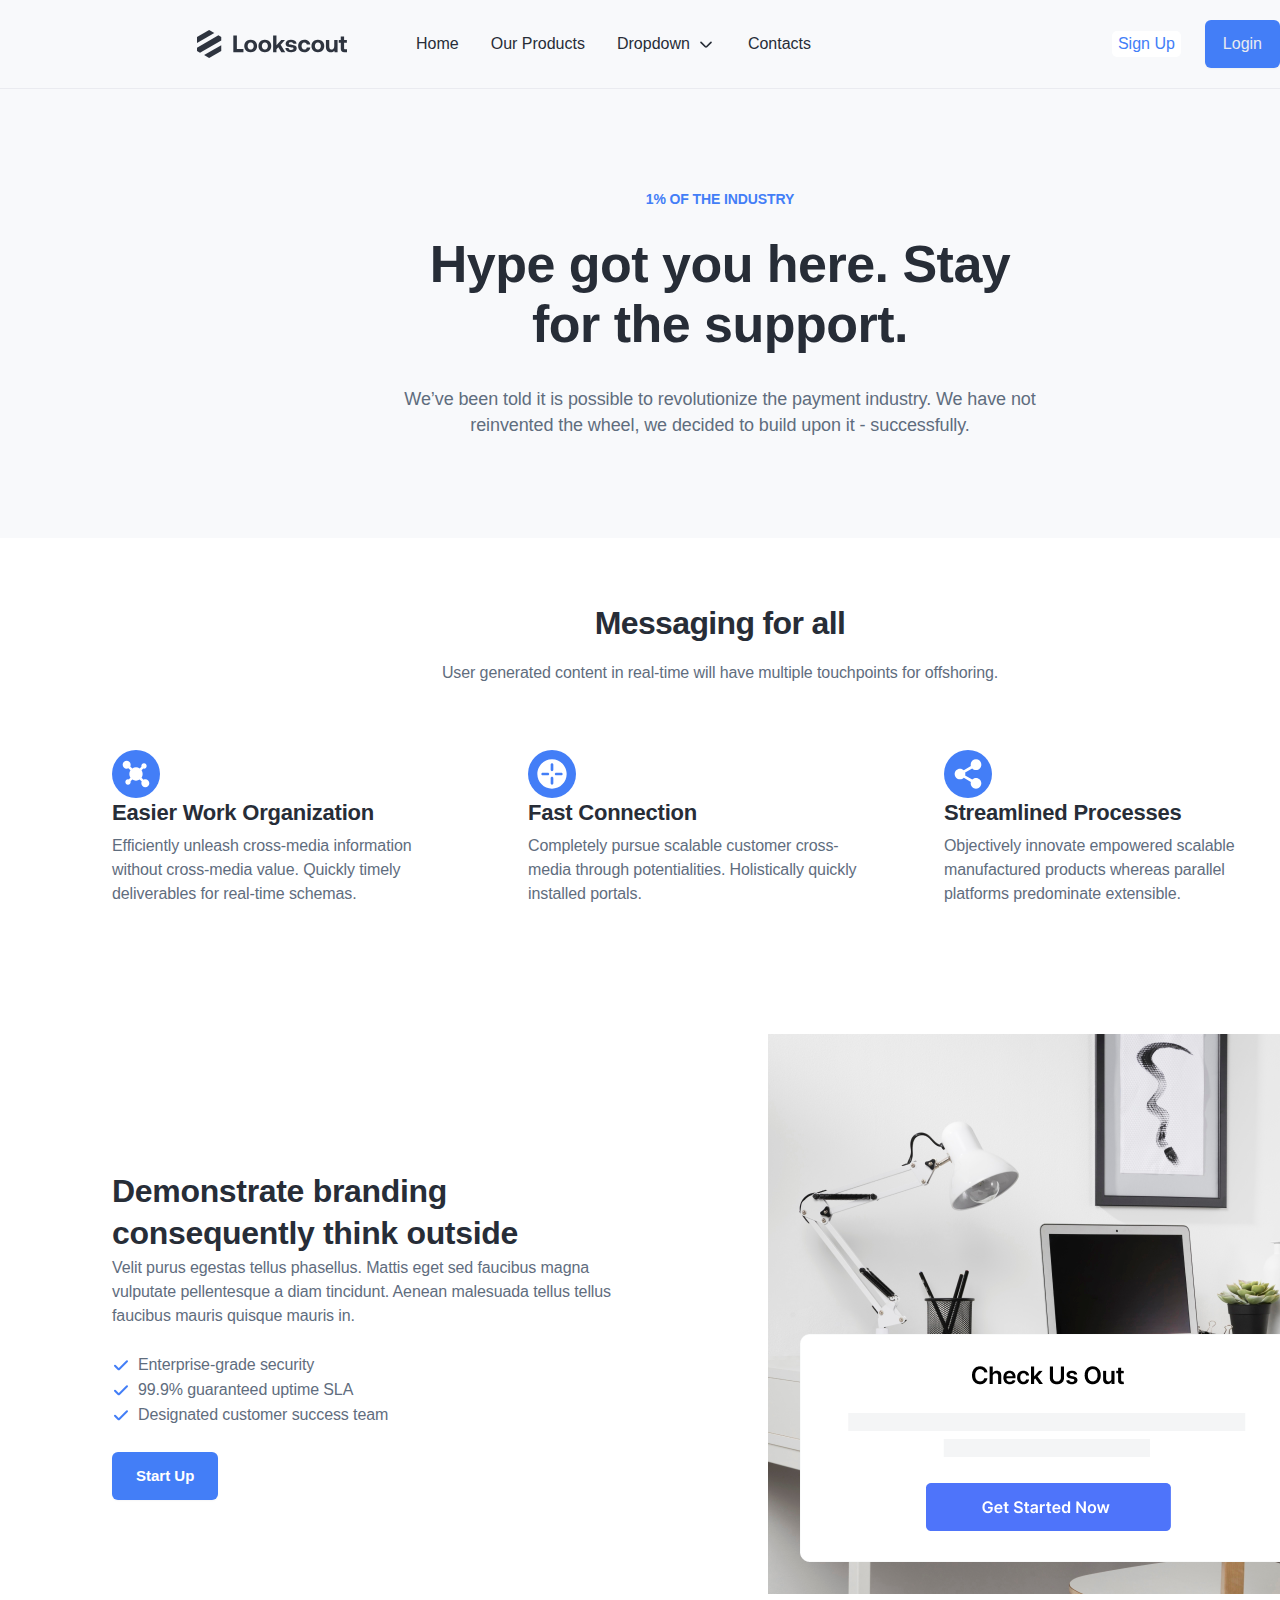
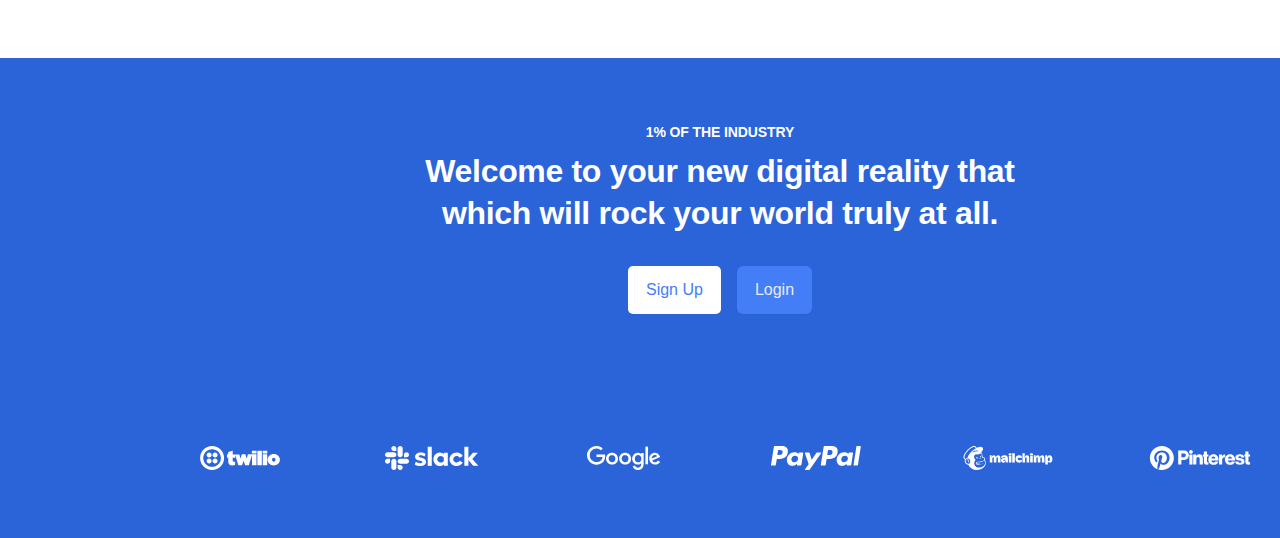
<file: responsive.html>
<!DOCTYPE html>
<html lang="en">
  <head>
    <meta charset="UTF-8" />
    <meta name="viewport" content="width=device-width, initial-scale=1.0" />
    <title>Document</title>
    <link rel="stylesheet" href="responsive.css" />
  </head>
  <body>
    <div class="wrapper">
      <div class="hero">
        <header>
          <div class="navbar">
            <div class="menu">
              <a href="#"><img src="media/Company Logo.svg" /></a>
              <div class="pages">
                <a class="nav-link" href="#">Home</a>
                <a class="nav-link" href="#">Our Products</a>
                <a class="nav-link" href="#"
                  >Dropdown <img src="media/down.svg"
                /></a>
                <a class="nav-link" href="#">Contacts</a>
              </div>
            </div>
          </div>
          <div class="btn-container">
            <button class="btn-1" type="submit">Sign Up</button>
            <button class="btn-2" type="submit">Login</button>
          </div>
        </header>

        <div class="container">
          <div class="hero-base">
            <h3>1% OF THE INDUSTRY</h3>
            <div class="text">
              <div class="p-ctn">
                <p class="title">Hype got you here. Stay for the support.</p>
                <p class="text">
                  We’ve been told it is possible to revolutionize the payment
                  industry. We have not reinvented the wheel, we decided to
                  build upon it - successfully.
                </p>
              </div>
            </div>
          </div>
        </div>
      </div>

      <div class="features">
        <div class="block-header">
          <div class="f-text">
            <div class="f-headline">
              <p class="f-text-1">Messaging for all</p>
              <p class="f-text-2">
                User generated content in real-time will have multiple
                touchpoints for offshoring.
              </p>
            </div>
          </div>
        </div>

        <div class="content">
          <div class="content-2">
            <div class="f-base">
              <div class="content-3">
                <div class="icon-ph">
                  <img src="media/Icon.svg" />
                </div>
                <div class="fe-text">
                  <p class="baslik">Easier Work Organization</p>
                  <p class="yazi">
                    Efficiently unleash cross-media information without
                    cross-media value. Quickly timely deliverables for real-time
                    schemas.
                  </p>
                </div>
              </div>
            </div>

            <div class="f-base">
              <div class="content-3">
                <div class="icon-ph">
                  <img src="media/Icon (1).svg" />
                </div>
                <div class="fe-text">
                  <p class="baslik">Fast Connection</p>
                  <p class="yazi">
                    Completely pursue scalable customer cross- media through
                    potentialities. Holistically quickly installed portals.
                  </p>
                </div>
              </div>
            </div>
            <div class="f-base">
              <div class="content-3">
                <div class="icon-ph">
                  <img src="media/Icon (2).svg" />
                </div>
                <div class="fe-text">
                  <p class="baslik">Streamlined Processes</p>
                  <p class="yazi">
                    Objectively innovate empowered scalable manufactured
                    products whereas parallel platforms predominate extensible.
                  </p>
                </div>
              </div>
            </div>
          </div>
        </div>
      </div>

      <div class="left-to-right">
        <div class="ltr-content">
          <div class="ltr-base">
            <div class="ver-cnt">
              <div class="ltr-p-ctn">
                <p class="p-1">
                  Demonstrate branding consequently think outside
                </p>
                <p class="p-2">
                  Velit purus egestas tellus phasellus. Mattis eget sed faucibus
                  magna vulputate pellentesque a diam tincidunt. Aenean
                  malesuada tellus tellus faucibus mauris quisque mauris in.
                </p>
              </div>
              <div class="ltr-cnt">
                <div class="hor-cnt">
                  <img src="media/check.svg" />
                  <p>Enterprise-grade security</p>
                </div>
                <div class="hor-cnt">
                  <img src="media/check.svg" />
                  <p>99.9% guaranteed uptime SLA</p>
                </div>
                <div class="hor-cnt">
                  <img src="media/check.svg" />
                  <p>Designated customer success team</p>
                </div>
              </div>
              <div class="ltr-btn">
                <button class="btn-1" type="submit">Start Up</button>
              </div>
            </div>
          </div>
          <div class="l-r">
            <img src="media/Photo.png" />
          </div>
        </div>
      </div>

      <div class="call-to-action">
        <div class="cta-content">
          <div class="cta-container">
            <h3>1% OF THE INDUSTRY</h3>
            <div class="card">
              <div class="cta-p">
                <p>
                  Welcome to your new digital reality that which will rock your
                  world truly at all.
                </p>
              </div>
              <div class="cta-btn">
                <button class="btn-1" type="submit">Sign Up</button>
                <button class="btn-2" type="submit">Login</button>
              </div>
            </div>
          </div>
        </div>
      </div>

      <div class="logo-section">
        <div class="content">
          <div class="logos">
            <img src="media/Company Logo1.svg" />
            <img src="media/Company Logo (1).svg" />
            <img src="media/Company Logo (2).svg" />
            <img src="media/Company Logo (3).svg" />
            <img src="media/Company Logo (4).svg" />
            <img src="media/Company Logo (5).svg" />
          </div>
        </div>
      </div>
    </div>
  </body>
</html>
</file>
<file: responsive.css>
/*
CSS-RESET
https://www.joshwcomeau.com/css/custom-css-reset
*/

*,
*::before,
*::after {
  box-sizing: border-box;
}

* {
  margin: 0;
}

body {
  line-height: 1.5;
  -webkit-font-smoothing: antialiased;
}

img,
picture,
video,
canvas,
svg {
  display: block;
  max-width: 100%;
}

input,
button,
textarea,
select {
  font: inherit;
}

p,
h1,
h2,
h3,
h4,
h5,
h6 {
  overflow-wrap: break-word;
}

#root,
#__next {
  isolation: isolate;
}

/*
LANDING PAGE
*/

body {
  /*
  // neden aşağıdaki şekilde ayarlamıştın ?
  display: flex;
  width: 1440px;
  flex-direction: column;
  align-items: flex-start;
  flex-flow:row wrap;
  */
  background: #fff;
  font-family: "Segoe UI", Tahoma, Geneva, Verdana, sans-serif;
}

/*
! WRAPPER
*/
.wrapper {
  width: 1440px;
  margin: 0 auto;
  overflow: hidden;
}

.navbar a img {
  width: 160px;
  height: 40px;
}

.hero {
  display: flex;
  width: 1440px;
  margin: 0 auto;
  padding-bottom: 0px;
  flex-direction: column;
  justify-content: center;
  align-items: center;
  background: var(--neutral-100, #f8f9fb);
}

header {
  display: flex;
  padding: 20px 160px;
  justify-content: center;
  align-items: center;
  gap: 10px;
  align-self: stretch;
  border-bottom: 1px solid var(--neutral-600, #eaebf0);
}

.navbar {
  display: flex;
  width: 1280px;
  padding: 0px 32px;
  justify-content: space-between;
  align-items: center;
}

.menu {
  display: flex;
  align-items: center;
  gap: 64px;
}

.pages {
  display: flex;
  align-items: center;
  gap: 32px;
}

.nav-link {
  display: flex;
  justify-content: center;
  align-items: center;
  gap: 6px;
  border-radius: 5px;
  text-decoration: none;
  color: #272d37;
  font-family: "Segoe UI", Tahoma, Geneva, Verdana, sans-serif;
  font-weight: 500;
}

.pages a img {
  width: 20px;
  height: 20px;
}

.btn-container {
  display: flex;
  justify-content: flex-end;
  align-items: center;
  gap: 24px;
}

header .btn-container .btn-1 {
  display: flex;
  justify-content: center;
  align-items: center;
  gap: 6px;
  border-radius: 5px;
  border: none;
  color: #437ef7;
  background-color: white;
  display: inline-block;
  white-space: nowrap;
  text-align: center;
}

header .btn-container .btn-2 {
  display: flex;
  padding: 12px 18px;
  justify-content: center;
  align-items: center;
  gap: 6px;
  border: none;
  border-radius: 6px;
  background: var(--primary-600, #437ef7);
  color: #eaebf0;

  /* Shadow/XSM */
  box-shadow: 0px 1px 2px 0px rgba(16, 24, 40, 0.04);
}

header .container {
  display: flex;
  width: 1280px;
  padding: 80px 30px 92px 30px;
  flex-direction: column;
  justify-content: center;
  align-items: center;
}

.hero .hero-base {
  display: flex;
  width: 640px;
  flex-direction: column;
  align-items: center;
  gap: 16px;
}

.hero-base h3 {
  color: var(--primary-600, #437ef7);
  text-align: center;
  margin-bottom: 5px;
  margin-top: 100px;
  font-size: 14px;
  font-style: normal;
  font-weight: 600;
  line-height: 20px; /* 142.857% */
  letter-spacing: -0.1px;
  font-family: "Segoe UI", Tahoma, Geneva, Verdana, sans-serif;
}

.text {
  display: flex;
  flex-direction: column;
  align-items: center;
  gap: 48px;
  align-self: stretch;
}

.p-ctn {
  display: flex;
  flex-direction: column;
  align-items: center;
  gap: 24px;
  align-self: stretch;
}

.text .p-ctn .title {
  align-self: stretch;
  margin: 4px;
  color: var(--gray-700, #272d37);
  text-align: center;
  font-size: 52px;
  font-style: normal;
  font-weight: 700;
  line-height: 60px; /* 115.385% */
  letter-spacing: -0.52px;
  font-family: "Segoe UI", Tahoma, Geneva, Verdana, sans-serif;
}

.p-ctn .text {
  align-self: stretch;
  color: var(--gray-50, #5f6d7e);
  margin-top: 4px;
  margin-bottom: 100px;
  text-align: center;
  font-size: 18px;
  font-style: normal;
  font-weight: 400;
  line-height: 26px; /* 144.444% */
  letter-spacing: -0.1px;
  font-family: "Segoe UI", Tahoma, Geneva, Verdana, sans-serif;
}

.logo-section {
  display: flex;
  width: 1440px;
  padding: 64px 0px;
  flex-direction: column;
  align-items: center;
  gap: 64px;
  background: var(--primary-900, #2b63d9);
}

.content {
  display: flex;
  width: 1280px;
  padding: 0px 32px;
  flex-direction: column;
  align-items: center;
  gap: 32px;
  color: #ffffff;
}

.logos {
  display: flex;
  justify-content: center;
  align-items: flex-start;
  gap: 64px;
  align-self: stretch;
  color: #ffffff;
}

.features {
  display: flex;
  width: 1440px;
  padding: 64px 0px;
  flex-direction: column;
  justify-content: center;
  align-items: center;
  gap: 64px;
  background: var(--base-white, #fff);
}

.block-header {
  display: flex;
  width: 1280px;
  padding: 0px 32px;
  flex-direction: column;
  justify-content: center;
  align-items: center;
  gap: 12px;
}

.f-text {
  display: flex;
  width: 800px;
  flex-direction: column;
  justify-content: center;
  align-items: center;
  gap: 8px;
}

.f-headline {
  display: flex;
  flex-direction: column;
  align-items: center;
  gap: 16px;
  align-self: stretch;
}

.f-text-1 {
  align-self: stretch;
  color: var(--gray-700, #272d37);
  text-align: center;
  margin: 1px;
  /* Headline M/Desktop/Bold */
  font-size: 32px;
  font-style: normal;
  font-weight: 700;
  line-height: 40px; /* 125% */
  letter-spacing: -0.64px;
  font-family: "Segoe UI", Tahoma, Geneva, Verdana, sans-serif;
}
.f-text-2 {
  align-self: stretch;
  color: var(--gray-50, #5f6d7e);
  text-align: center;
  margin: 1px;
  /* Text L/Regular */
  font-size: 16px;
  font-style: normal;
  font-weight: 400;
  line-height: 24px; /* 150% */
  letter-spacing: -0.1px;
  font-family: "Segoe UI", Tahoma, Geneva, Verdana, sans-serif;
}

.content {
  display: flex;
  width: 1280px;
  padding: 0px 32px;
  flex-direction: column;
  align-items: center;
  gap: 64px;
}

.content-2 {
  display: flex;
  justify-content: center;
  align-items: flex-start;
  gap: 32px;
  align-self: stretch;
}

.f-base {
  display: flex;
  flex-direction: column;
  align-items: flex-start;
  gap: 16px;
  flex: 1 0 0;
  border-radius: 5px;
}

.content-3 {
  display: flex;
  flex-direction: column;
  align-items: flex-start;
  align-self: stretch;
  width: 350px;
}

.icon-ph {
  display: flex;
  padding: 8px;
  justify-content: center;
  align-items: center;
  border-radius: 30px;
  background: var(--primary-600, #437ef7);
}

.icon-ph img {
  width: 32px;
  height: 32px;
}

.fe-text {
  display: flex;
  flex-direction: column;
  align-items: flex-start;
  align-self: stretch;
}

.fe-text .baslik {
  align-self: stretch;
  color: var(--gray-700, #272d37);

  /* Headline XS/Desktop/Semibold */
  font-family: "Segoe UI", Tahoma, Geneva, Verdana, sans-serif;
  font-size: 22px;
  font-style: normal;
  margin-bottom: 6px;
  font-weight: 600;
  line-height: 30px; /* 136.364% */
  letter-spacing: -0.22px;
}

.fe-text .yazi {
  align-self: stretch;
  color: var(--gray-50, #5f6d7e);

  /* Text L/Regular */
  font-family: "Segoe UI", Tahoma, Geneva, Verdana, sans-serif;
  font-size: 16px;
  font-style: normal;
  font-weight: 400;
  line-height: 24px; /* 150% */
  letter-spacing: -0.1px;
}

.call-to-action {
  display: flex;
  width: 1440px;
  padding: 64px 0px;
  flex-direction: column;
  align-items: center;
  background: var(--primary-900, #2b63d9);
}

.cta-content {
  display: flex;
  width: 1280px;
  padding: 0px 32px;
  flex-direction: column;
  justify-content: center;
  align-items: center;
  gap: 8px;
}

.cta-container {
  display: flex;
  width: 600px;
  flex-direction: column;
  align-items: center;
  gap: 8px;
}

.cta-container h3 {
  color: var(--base-white, #fff);

  /* Text S/Semibold */
  font-size: 14px;
  font-style: normal;
  font-weight: 600;
  line-height: 20px; /* 142.857% */
  letter-spacing: -0.1px;
}

.card {
  display: flex;
  flex-direction: column;
  align-items: flex-start;
  gap: 32px;
  align-self: stretch;
}

.cta-p {
  display: flex;
  flex-direction: column;
  justify-content: center;
  align-items: center;
  gap: 16px;
  align-self: stretch;
}

.cta-p p {
  color: var(--base-white, #fff);
  text-align: center;
  align-self: stretch;

  /* Headline M/Desktop/Semibold */
  font-size: 32px;
  font-style: normal;
  font-weight: 600;
  line-height: 42px; /* 131.25% */
  letter-spacing: -0.32px;
}

.cta-btn {
  display: flex;
  justify-content: center;
  align-items: center;
  gap: 16px;
  align-self: stretch;
}

.cta-btn .btn-1 {
  display: flex;
  justify-content: center;
  align-items: center;
  gap: 6px;
  border-radius: 5px;
  padding: 12px 18px;
  border: none;
  color: #437ef7;
  background-color: white;
  display: inline-block;
  white-space: nowrap;
  text-align: center;
}

.cta-btn .btn-2 {
  display: flex;
  padding: 12px 18px;
  justify-content: center;
  align-items: center;
  gap: 6px;
  border: none;
  border-radius: 6px;
  background: var(--primary-600, #437ef7);
  color: #eaebf0;

  /* Shadow/XSM */
  box-shadow: 0px 1px 2px 0px rgba(16, 24, 40, 0.04);
}

.left-to-right {
  display: flex;
  width: 1440px;
  padding: 64px 0px;
  flex-direction: column;
  justify-content: center;
  align-items: center;
  gap: 64px;
  background: var(--base-white, #fff);
}

.ltr-content {
  display: flex;
  width: 1280px;
  padding: 0px 32px;
  align-items: center;
  gap: 124px;
}

.ltr-base {
  display: flex;
  flex-direction: column;
  align-items: flex-start;
  gap: 40px;
  flex: 1 0 0;
}

.ver-cnt {
  display: flex;
  flex-direction: column;
  align-items: flex-start;
  gap: 24px;
  align-self: stretch;
  width: 532px;
  height: 288px;
}

.ltr-p-ctn {
  display: flex;
  flex-direction: column;
  align-items: flex-start;
  align-self: stretch;
}

.ltr-p-ctn .p-1 {
  color: var(--gray-700, #272d37);
  align-self: stretch;
  /* Headline M/Desktop/Semibold */
  font-size: 32px;
  font-style: normal;
  font-weight: 600;
  line-height: 42px; /* 131.25% */
  letter-spacing: -0.32px;
  margin-bottom: 2px;
}

.ltr-p-ctn .p-2 {
  color: var(--gray-50, #5f6d7e);
  align-self: stretch;
  /* Text L/Regular */
  font-size: 16px;
  font-style: normal;
  font-weight: 400;
  line-height: 24px; /* 150% */
  letter-spacing: -0.1px;
  margin-bottom: 1px;
}

.l-r {
  display: flex;
  width: 560px;
  height: 560px;
  justify-content: center;
  align-items: center;
  flex-shrink: 0;
}

.l-r img {
  flex: 1 0 0;
  align-self: stretch;
  background: var(
    --lr-var-7,
    url(<path-to-image>),
    lightgray 50% / contain no-repeat,
    url(<path-to-image>),
    lightgray 50% / cover no-repeat
  );
}

.ltr-cnt {
  display: flex;
  flex-direction: column;
  align-items: flex-start;
  align-self: stretch;
}

.hor-cnt {
  display: flex;
  align-items: center;
  gap: 8px;
  align-self: stretch;
  margin-bottom: 1px;
}

.hor-cnt img {
  width: 18px;
  height: 18px;
}

.hor-cnt p {
  flex: 1 0 0;
  color: var(--gray-50, #5f6d7e);

  /* Text L/Regular */
  font-size: 16px;
  font-style: normal;
  font-weight: 400;
  line-height: 24px; /* 150% */
  letter-spacing: -0.1px;
}

.ltr-btn {
  display: flex;
  padding: 12px 18px;
  justify-content: center;
  align-items: center;
  gap: 6px;
  border-radius: 6px;
  background: var(--primary-600, #437ef7);

  /* Shadow/XSM */
  box-shadow: 0px 1px 2px 0px rgba(16, 24, 40, 0.04);
}

.ltr-btn .btn-1 {
  color: var(--base-white, #fff);

  /* Text Button/Semibold Large */
  font-family: "Segoe UI", Tahoma, Geneva, Verdana, sans-serif;
  font-size: 15px;
  font-style: normal;
  font-weight: 600;
  line-height: 22px; /* 146.667% */
  background-color: #437ef7;
  border: none;
  justify-content: center;
  align-items: center;
}

/*
! RESPONSIVE
-----------------
CSS-MEDIA-QUERIES
https://www.browserstack.com/guide/what-are-css-and-media-query-breakpoints
*/

/* Extra small devices (phones, 600px and down) */

/* MOBILE */
@media only screen and (max-width: 600px) {
    .wrapper {
        max-width: 100% !important;
    }

        .wrapper > div {
            max-width: 100% !important;
        }

    /* HEADER */
    /* .hero {} */
    .hero header {
        flex-direction: column;
        gap: 0;
        padding: 10px;
    }

    /* NAVBAR */
    .navbar {
        max-width: 100%;
        padding: 0;
        flex-direction: column;
    }

    /* MENU */
    .navbar .menu {
        flex-direction: column;
        gap: 16px;
        margin-bottom: 16px;
    }

    .navbar .menu .pages {
        gap: 8px;
    }

    .hero .hero-base {
        width: 100%;
    }
    .hero .hero-base h3{ margin-top: 80px }
    .hero .hero-base .title{ font-size: 42px; line-height: 48px; }
    .hero .hero-base .text{ padding: 8px; }
}

/* Small devices (portrait tablets and large phones, 600px and up) */
@media only screen and (min-width: 600px) {
}

/* Medium devices (landscape tablets, 768px and up) */
@media only screen and (min-width: 768px) {
}

/* Large devices (laptops/desktops, 992px and up) */
@media only screen and (min-width: 992px) {
}

/* Extra large devices (large laptops and desktops, 1200px and up) */
@media only screen and (min-width: 1200px) {
}
</file>
